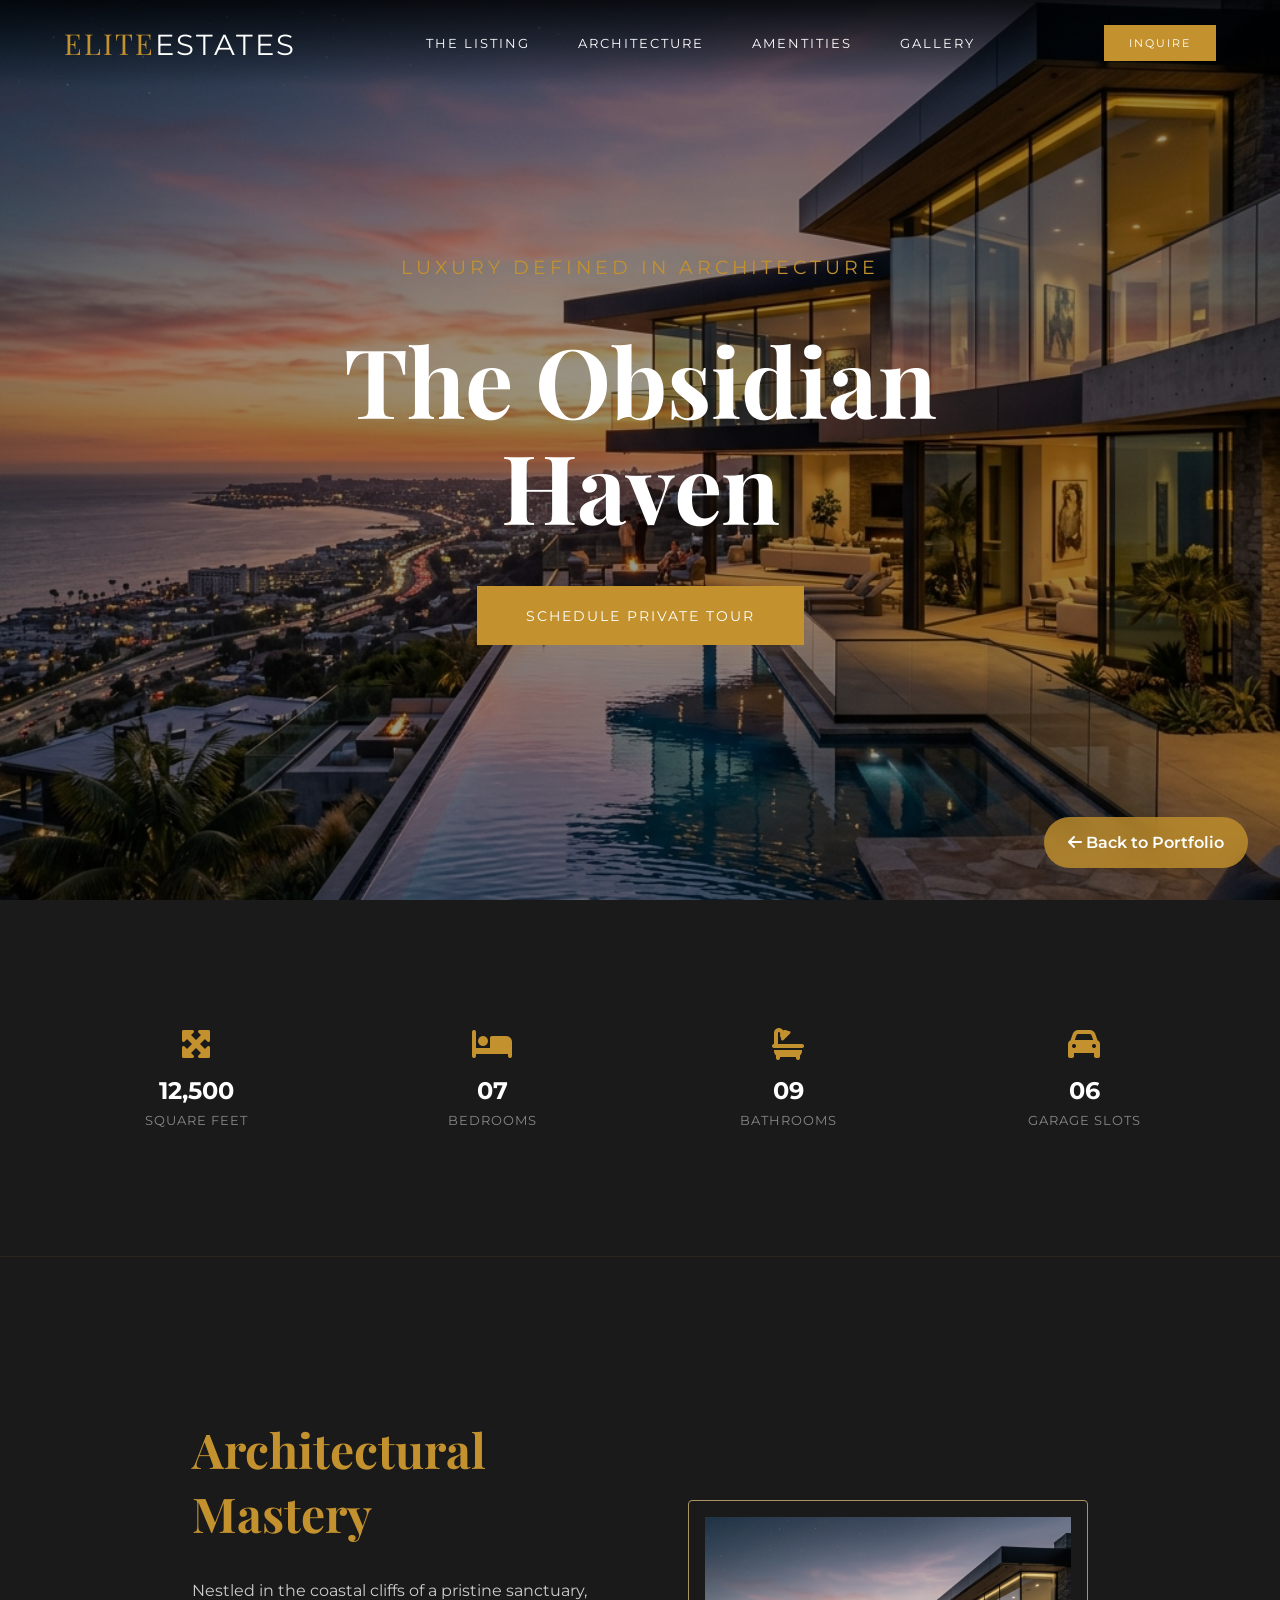
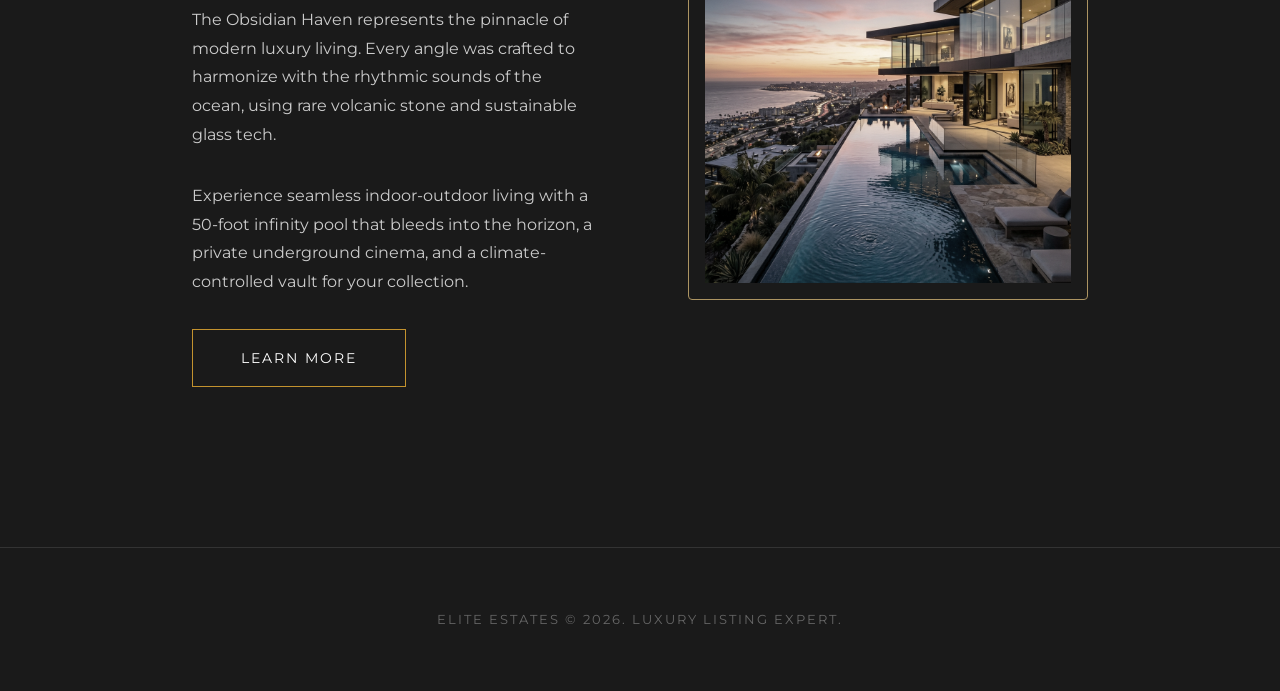
<file: real-estate.html>
<!DOCTYPE html>
<html lang="en">
<head>
  <meta charset="UTF-8">
  <meta name="viewport" content="width=device-width, initial-scale=1.0">
  <title>The Obsidian Haven | Luxury Real Estate Listing</title>
  <link href="https://fonts.googleapis.com/css2?family=Playfair+Display:ital,wght@0,400;0,700;1,400&family=Montserrat:wght@300;400;500;600&display=swap" rel="stylesheet">
  <link rel="stylesheet" href="https://cdnjs.cloudflare.com/ajax/libs/font-awesome/6.4.0/css/all.min.css">
  <style>
    :root {
      --gold: #c3922e;
      --gold-light: #e6b84a;
      --dark-slate: #1a1a1a;
      --charcoal: #333333;
      --white: #ffffff;
      --transition: all 0.5s ease;
    }

    * {
      margin: 0;
      padding: 0;
      box-sizing: border-box;
      font-family: 'Montserrat', sans-serif;
    }

    body {
      background-color: var(--dark-slate);
      color: var(--white);
      overflow-x: hidden;
    }

    h1, h2, h3 {
      font-family: 'Playfair Display', serif;
    }

    /* Navbar */
    nav {
      position: fixed;
      top: 0;
      width: 100%;
      padding: 1.5rem 4rem;
      z-index: 1000;
      display: flex;
      justify-content: space-between;
      align-items: center;
      transition: var(--transition);
      background: linear-gradient(to bottom, rgba(0,0,0,0.8), transparent);
    }

    nav.scrolled {
      background: rgba(26, 26, 26, 0.95);
      padding: 1rem 4rem;
      border-bottom: 1px solid rgba(195, 146, 46, 0.2);
    }

    .logo {
      font-family: 'Playfair Display', serif;
      font-size: 1.8rem;
      color: var(--gold);
      text-decoration: none;
      letter-spacing: 2px;
    }

    .nav-links {
      display: flex;
      gap: 3rem;
    }

    .nav-links a {
      text-decoration: none;
      color: var(--white);
      font-size: 0.8rem;
      letter-spacing: 2px;
      text-transform: uppercase;
      transition: var(--transition);
    }

    .nav-links a:hover {
      color: var(--gold);
    }

    /* Hero Styling with Parallax */
    .hero {
      height: 100vh;
      width: 100%;
      position: relative;
      overflow: hidden;
      display: flex;
      align-items: center;
      justify-content: center;
      text-align: center;
    }

    .hero-bg {
      position: absolute;
      top: 0;
      left: 0;
      width: 100%;
      height: 120%; /* For parallax */
      background: linear-gradient(rgba(0,0,0,0.4), rgba(0,0,0,0.4)), url('assets/images/projects/luxury_mansion_exterior_1775307359325.png');
      background-size: cover;
      background-position: center;
      z-index: -1;
      transform: translateY(0);
      transition: transform 0.1s linear;
    }

    .hero-content {
      max-width: 900px;
      padding: 0 2rem;
      opacity: 0;
      transform: translateY(30px);
      animation: fadeIn 1.5s forwards 0.5s;
    }

    @keyframes fadeIn {
        to { opacity: 1; transform: translateY(0); }
    }

    .hero h1 {
      font-size: clamp(3rem, 10vw, 6rem);
      margin-bottom: 1rem;
      line-height: 1.1;
    }

    .hero p {
      font-size: 1.2rem;
      letter-spacing: 4px;
      text-transform: uppercase;
      margin-bottom: 3rem;
      color: var(--gold);
    }

    .btn-gold {
      background: var(--gold);
      color: var(--white);
      padding: 1.2rem 3rem;
      text-decoration: none;
      font-size: 0.9rem;
      letter-spacing: 2px;
      text-transform: uppercase;
      border: 1px solid var(--gold);
      transition: var(--transition);
      display: inline-block;
    }

    .btn-gold:hover {
      background: transparent;
      color: var(--gold);
    }

    /* Details Grid */
    .details {
      padding: 8rem 4rem;
      display: grid;
      grid-template-columns: repeat(4, 1fr);
      gap: 2rem;
      background: var(--dark-slate);
      border-bottom: 1px solid rgba(195, 146, 46, 0.1);
    }

    .detail-item {
      text-align: center;
    }

    .detail-item i {
      font-size: 2rem;
      color: var(--gold);
      margin-bottom: 1rem;
    }

    .detail-item h4 {
      font-size: 1.5rem;
      margin-bottom: 0.5rem;
    }

    .detail-item p {
      font-size: 0.8rem;
      color: #888;
      text-transform: uppercase;
      letter-spacing: 1px;
    }

    /* Description Section */
    .description {
      padding: 10rem 15%;
      display: flex;
      gap: 6rem;
      align-items: center;
    }

    .desc-text {
      flex: 1;
    }

    .desc-text h2 {
      font-size: 3rem;
      margin-bottom: 2rem;
      color: var(--gold);
    }

    .desc-text p {
      line-height: 1.8;
      color: #ccc;
      margin-bottom: 2rem;
    }

    .back-to-portfolio {
      position: fixed;
      bottom: 2rem;
      right: 2rem;
      background: rgba(195, 146, 46, 0.8);
      color: white;
      padding: 1rem 1.5rem;
      border-radius: 99px;
      text-decoration: none;
      z-index: 2000;
      backdrop-filter: blur(10px);
      transition: var(--transition);
      font-weight: 600;
    }

    .back-to-portfolio:hover {
      background: var(--gold);
      transform: scale(1.1);
    }

    .nav-actions {
      display: flex;
      align-items: center;
      gap: 1.25rem;
    }

    .menu-toggle {
      display: none;
      flex-direction: column;
      justify-content: center;
      align-items: center;
      gap: 5px;
      width: 40px;
      height: 40px;
      background: rgba(255, 255, 255, 0.05);
      border: 1px solid rgba(195, 146, 46, 0.4);
      cursor: pointer;
      border-radius: 8px;
      padding: 0;
      transition: var(--transition);
      z-index: 1100;
    }

    .menu-toggle span {
      width: 20px;
      height: 2px;
      background-color: var(--white);
      transition: all 0.3s ease;
    }

    .menu-toggle.open span:nth-child(1) {
      transform: translateY(7px) rotate(45deg);
    }
    .menu-toggle.open span:nth-child(2) {
      opacity: 0;
    }
    .menu-toggle.open span:nth-child(3) {
      transform: translateY(-7px) rotate(-45deg);
    }

    .nav-backdrop {
      position: fixed;
      inset: 0;
      background: rgba(0, 0, 0, 0.7);
      backdrop-filter: blur(5px);
      -webkit-backdrop-filter: blur(5px);
      opacity: 0;
      visibility: hidden;
      transition: opacity 0.3s ease, visibility 0.3s ease;
      z-index: 1040;
    }

    .nav-backdrop.open {
      opacity: 1;
      visibility: visible;
    }

    @media (max-width: 1024px) {
      .details { grid-template-columns: repeat(2, 1fr); }
      .description { flex-direction: column; padding: 5rem 5%; text-align: center; }
    }

    @media (max-width: 768px) {
      nav {
        padding: 1rem 1.25rem;
      }
      nav.scrolled {
        padding: 0.75rem 1.25rem;
      }
      .menu-toggle {
        display: flex;
      }
      .nav-links {
        position: fixed;
        top: 0;
        right: -100%;
        width: min(85vw, 300px);
        height: 100vh;
        height: 100dvh;
        background: rgba(20, 20, 20, 0.98);
        backdrop-filter: blur(20px);
        -webkit-backdrop-filter: blur(20px);
        border-left: 1px solid rgba(195, 146, 46, 0.3);
        flex-direction: column;
        padding: 5rem 1.75rem 2rem;
        gap: 1.5rem;
        transition: right 0.35s ease;
        z-index: 1050;
      }
      .nav-links.open {
        right: 0;
        display: flex;
      }
      .nav-links a {
        font-size: 0.95rem;
        padding-bottom: 0.5rem;
        border-bottom: 1px solid rgba(255, 255, 255, 0.08);
      }
      .nav-inquire-btn {
        display: none;
      }
      .details {
        grid-template-columns: 1fr;
        padding: 4rem 1.5rem;
        gap: 2rem;
      }
      .description {
        padding: 3.5rem 1.25rem;
        gap: 2.5rem;
      }
      .desc-text h2 {
        font-size: 2rem;
      }
      .hero h1 {
        font-size: 2.5rem;
      }
      .hero p {
        font-size: 0.9rem;
        letter-spacing: 2px;
        margin-bottom: 2rem;
      }
      .btn-gold {
        padding: 1rem 2rem;
        font-size: 0.8rem;
      }
      .back-to-portfolio {
        bottom: 1.25rem;
        right: 1.25rem;
        padding: 0.75rem 1.15rem;
        font-size: 0.85rem;
      }
      footer {
        padding: 2.5rem 1.25rem !important;
      }
    }
  </style>
</head>
<body>

  <a href="index.html" class="back-to-portfolio"><i class="fas fa-arrow-left"></i> Back to Portfolio</a>

  <nav id="navbar">
    <a href="#" class="logo">ELITE<span style="color: var(--white);">ESTATES</span></a>
    <div class="nav-links">
      <a href="#">The Listing</a>
      <a href="#">Architecture</a>
      <a href="#">Amentities</a>
      <a href="#">Gallery</a>
    </div>
    <div class="nav-actions">
      <a href="#" class="btn-gold nav-inquire-btn" style="padding: 0.6rem 1.5rem; font-size: 0.7rem;">Inquire</a>
      <button class="menu-toggle" id="menu-toggle" aria-label="Toggle navigation menu" aria-expanded="false">
        <span></span>
        <span></span>
        <span></span>
      </button>
    </div>
  </nav>
  <div class="nav-backdrop" id="nav-backdrop"></div>

  <section class="hero">
    <div class="hero-bg" id="hero-parallax"></div>
    <div class="hero-content">
      <p>Luxury defined in architecture</p>
      <h1>The Obsidian Haven</h1>
      <div style="margin-top: 3rem;">
        <a href="#" class="btn-gold">Schedule Private Tour</a>
      </div>
    </div>
  </section>

  <section class="details">
    <div class="detail-item">
      <i class="fas fa-expand-arrows-alt"></i>
      <h4>12,500</h4>
      <p>Square Feet</p>
    </div>
    <div class="detail-item">
      <i class="fas fa-bed"></i>
      <h4>07</h4>
      <p>Bedrooms</p>
    </div>
    <div class="detail-item">
      <i class="fas fa-bath"></i>
      <h4>09</h4>
      <p>Bathrooms</p>
    </div>
    <div class="detail-item">
      <i class="fas fa-car"></i>
      <h4>06</h4>
      <p>Garage Slots</p>
    </div>
  </section>

  <section class="description">
    <div class="desc-text">
      <h2>Architectural Mastery</h2>
      <p>Nestled in the coastal cliffs of a pristine sanctuary, The Obsidian Haven represents the pinnacle of modern luxury living. Every angle was crafted to harmonize with the rhythmic sounds of the ocean, using rare volcanic stone and sustainable glass tech.</p>
      <p>Experience seamless indoor-outdoor living with a 50-foot infinity pool that bleeds into the horizon, a private underground cinema, and a climate-controlled vault for your collection.</p>
      <a href="#" class="btn-gold" style="background: transparent;">Learn More</a>
    </div>
    <div style="flex:1;">
       <img src="assets/images/projects/luxury_mansion_exterior_1775307359325.png" alt="Mansion Detail" style="width:100%; border: 1px solid var(--gold); padding: 1rem; filter: grayscale(0.5); border-radius: 4px;">
    </div>
  </section>

  <footer style="padding: 4rem; text-align: center; border-top: 1px solid #333;">
     <p style="color: #666; font-size: 0.8rem; letter-spacing: 2px;">ELITE ESTATES &copy; 2026. LUXURY LISTING EXPERT.</p>
  </footer>

  <script>
    const navbar = document.getElementById('navbar');
    const heroBg = document.getElementById('hero-parallax');
    const menuToggle = document.getElementById('menu-toggle');
    const navLinks = document.querySelector('.nav-links');
    const navBackdrop = document.getElementById('nav-backdrop');

    // Mobile menu toggle
    function toggleMenu() {
      if (!menuToggle || !navLinks) return;
      const isOpen = navLinks.classList.toggle('open');
      menuToggle.classList.toggle('open', isOpen);
      menuToggle.setAttribute('aria-expanded', String(isOpen));
      if (navBackdrop) navBackdrop.classList.toggle('open', isOpen);
      document.body.style.overflow = isOpen ? 'hidden' : '';
    }

    if (menuToggle) menuToggle.addEventListener('click', toggleMenu);
    if (navBackdrop) navBackdrop.addEventListener('click', toggleMenu);

    if (navLinks) {
      navLinks.querySelectorAll('a').forEach(a => {
        a.addEventListener('click', () => {
          if (navLinks.classList.contains('open')) toggleMenu();
        });
      });
    }

    // Optimized scroll & parallax with requestAnimationFrame
    let ticking = false;
    window.addEventListener('scroll', () => {
      if (!ticking) {
        window.requestAnimationFrame(() => {
          if (window.scrollY > 80) {
            navbar.classList.add('scrolled');
          } else {
            navbar.classList.remove('scrolled');
          }
          if (heroBg) {
            heroBg.style.transform = `translateY(${window.scrollY * 0.35}px)`;
          }
          ticking = false;
        });
        ticking = true;
      }
    }, { passive: true });
  </script>
</body>
</html>
</file>
